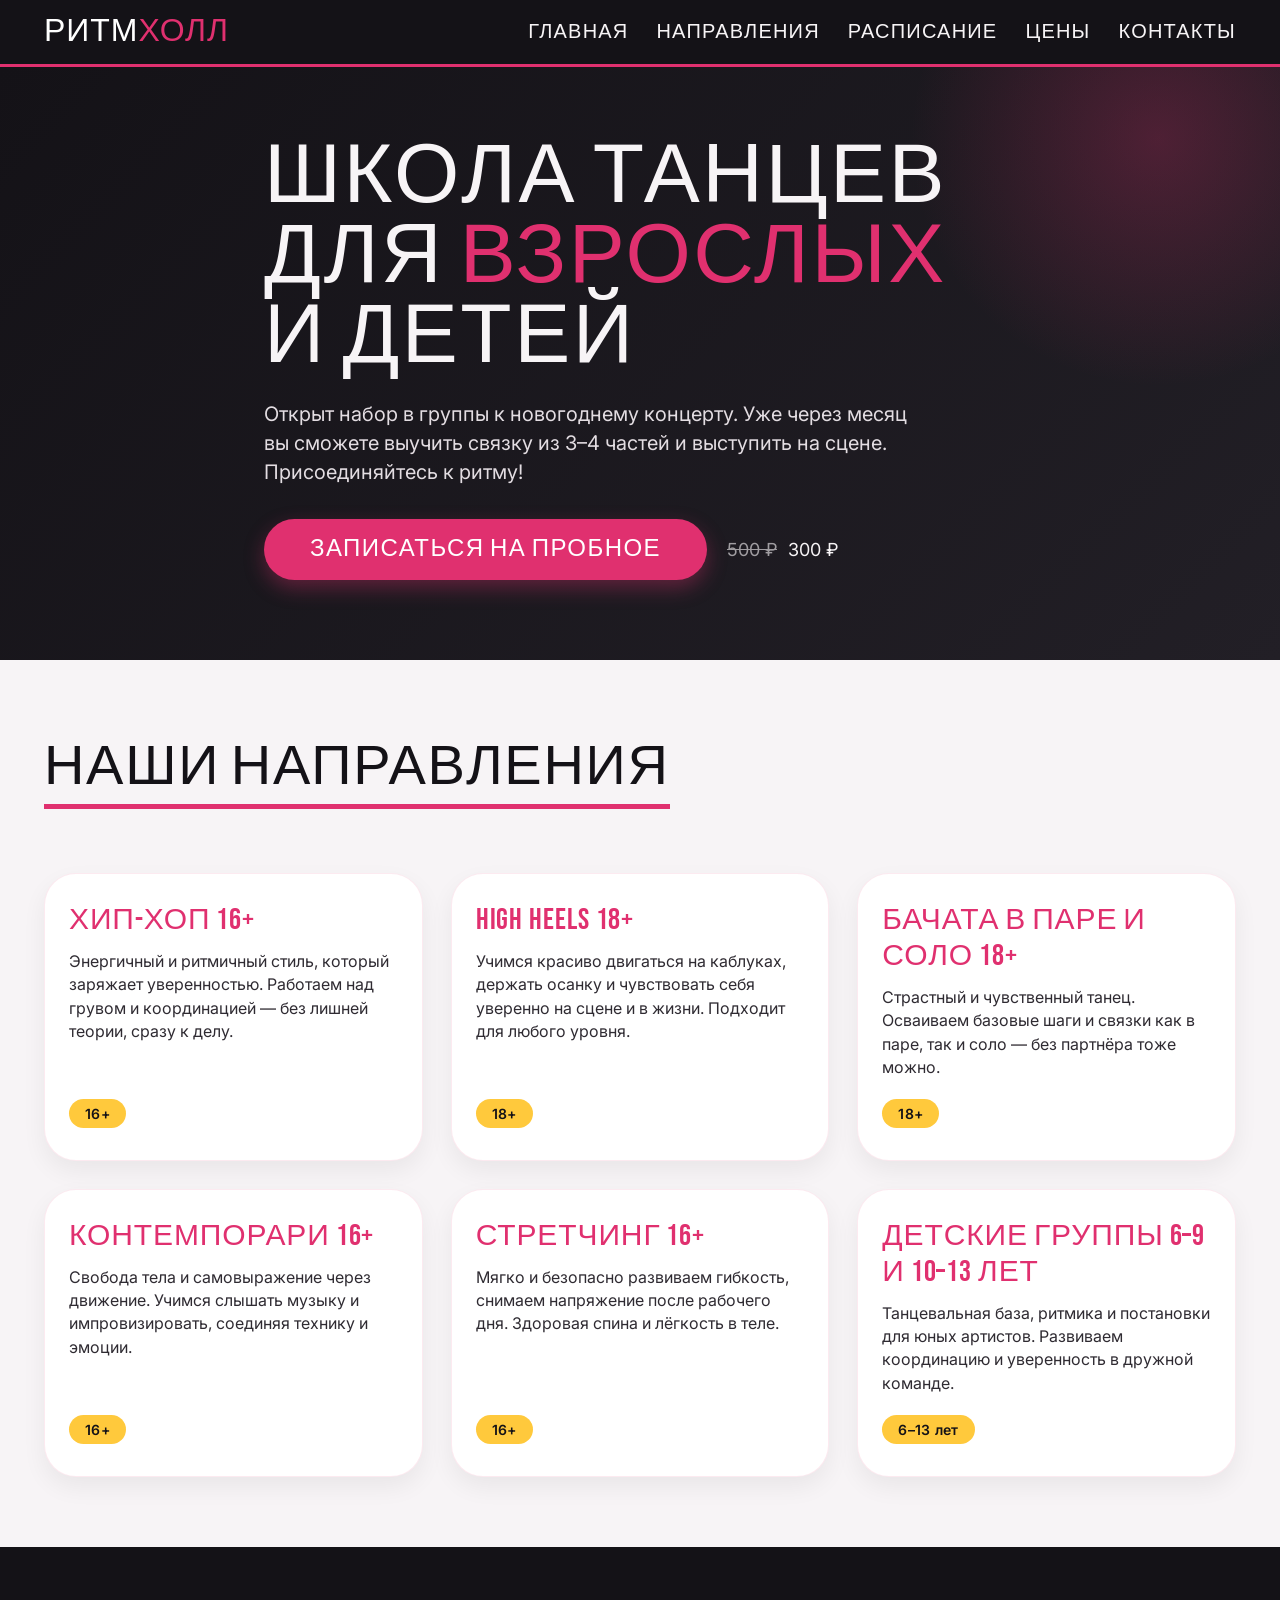
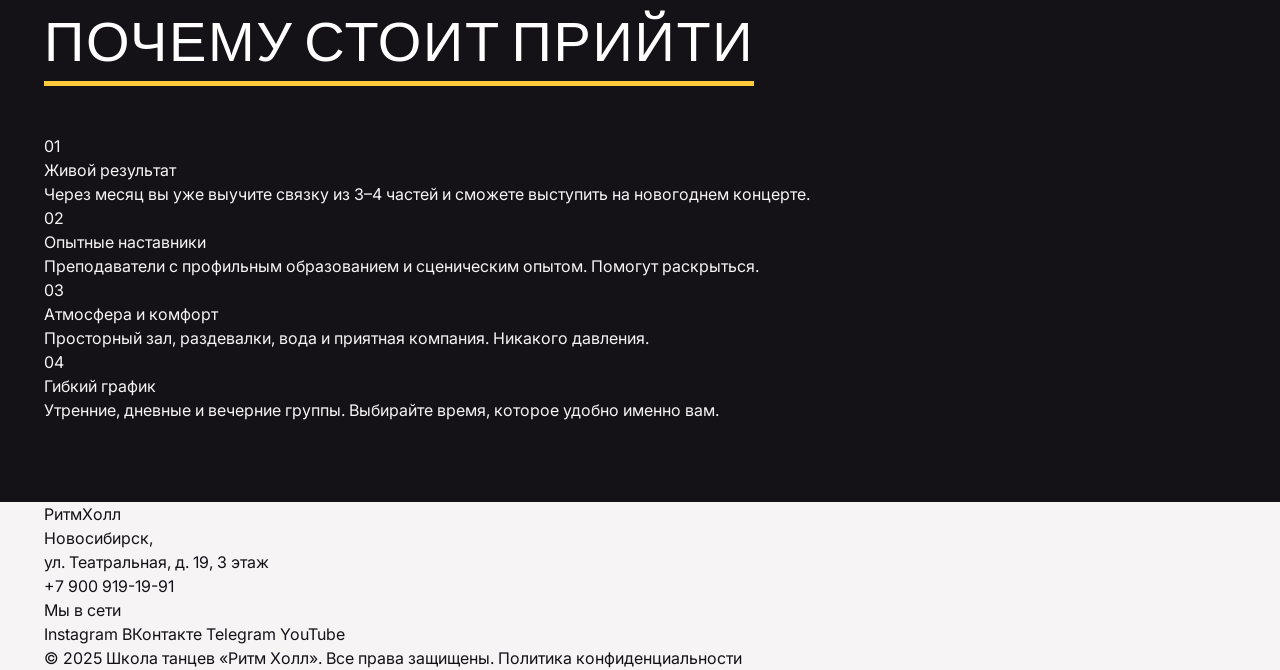
<file: index.html>
<!DOCTYPE html>
<html lang="ru">
<head>
    <!-- Google tag (gtag.js) -->
    <script async src="https://www.googletagmanager.com/gtag/js?id=G-K0RDRQXZ9W"></script>
    <script>
      window.dataLayer = window.dataLayer || [];
      function gtag(){dataLayer.push(arguments);}
      gtag('js', new Date());
      gtag('config', 'G-K0RDRQXZ9W');
    </script>
    <meta charset="UTF-8">
    <meta name="viewport" content="width=device-width, initial-scale=1.0">
    <title>Ритм Холл — школа танцев для взрослых и детей</title>
    <link rel="preconnect" href="https://fonts.googleapis.com">
    <link rel="preconnect" href="https://fonts.gstatic.com" crossorigin>
    <link href="https://fonts.googleapis.com/css2?family=Bebas+Neue&family=Inter:opsz,wght@14..32,300..700&display=swap" rel="stylesheet">
    <link rel="stylesheet" href="css/style.css">
</head>
<body>
    <header class="header">
        <div class="container header-inner">
            <div class="logo">Ритм<span>Холл</span></div>
            <nav>
                <ul class="nav-menu">
                    <li><a href="index.html" class="nav-link">Главная</a></li>
                    <li><a href="styles.html" class="nav-link">Направления</a></li>
                    <li><a href="schedule.html" class="nav-link">Расписание</a></li>
                    <li><a href="prices.html" class="nav-link">Цены</a></li>
                    <li><a href="contacts.html" class="nav-link">Контакты</a></li>
                </ul>
            </nav>
        </div>
    </header>

    <section class="hero">
        <div class="container hero-content">
            <h1>Школа танцев<br> для <span>взрослых</span><br> и детей</h1>
            <p class="hero-subtitle">Открыт набор в группы к новогоднему концерту. Уже через месяц вы сможете выучить связку из 3–4 частей и выступить на сцене. Присоединяйтесь к ритму!</p>
            <div>
                <a href="contacts.html" class="btn">Записаться на пробное</a>
                <span class="btn-price"><s>500 ₽</s> 300 ₽</span>
            </div>
        </div>
    </section>

    <section id="directions" class="directions">
        <div class="container">
            <h2 class="section-title">Наши направления</h2>
            <div class="directions-grid">
                <div class="card"><div class="card-title">Хип-хоп 16+</div><p class="card-desc">Энергичный и ритмичный стиль, который заряжает уверенностью. Работаем над грувом и координацией — без лишней теории, сразу к делу.</p><span class="card-tag">16+</span></div>
                <div class="card"><div class="card-title">High heels 18+</div><p class="card-desc">Учимся красиво двигаться на каблуках, держать осанку и чувствовать себя уверенно на сцене и в жизни. Подходит для любого уровня.</p><span class="card-tag">18+</span></div>
                <div class="card"><div class="card-title">Бачата в паре и соло 18+</div><p class="card-desc">Страстный и чувственный танец. Осваиваем базовые шаги и связки как в паре, так и соло — без партнёра тоже можно.</p><span class="card-tag">18+</span></div>
                <div class="card"><div class="card-title">Контемпорари 16+</div><p class="card-desc">Свобода тела и самовыражение через движение. Учимся слышать музыку и импровизировать, соединяя технику и эмоции.</p><span class="card-tag">16+</span></div>
                <div class="card"><div class="card-title">Стретчинг 16+</div><p class="card-desc">Мягко и безопасно развиваем гибкость, снимаем напряжение после рабочего дня. Здоровая спина и лёгкость в теле.</p><span class="card-tag">16+</span></div>
                <div class="card"><div class="card-title">Детские группы 6–9 и 10–13 лет</div><p class="card-desc">Танцевальная база, ритмика и постановки для юных артистов. Развиваем координацию и уверенность в дружной команде.</p><span class="card-tag">6–13 лет</span></div>
            </div>
        </div>
    </section>

    <section class="advantages">
        <div class="container">
            <h2 class="section-title">Почему стоит прийти</h2>
            <div class="advantages-grid">
                <div class="adv-item"><div class="adv-icon">01</div><div class="adv-title">Живой результат</div><p class="adv-text">Через месяц вы уже выучите связку из 3–4 частей и сможете выступить на новогоднем концерте.</p></div>
                <div class="adv-item"><div class="adv-icon">02</div><div class="adv-title">Опытные наставники</div><p class="adv-text">Преподаватели с профильным образованием и сценическим опытом. Помогут раскрыться.</p></div>
                <div class="adv-item"><div class="adv-icon">03</div><div class="adv-title">Атмосфера и комфорт</div><p class="adv-text">Просторный зал, раздевалки, вода и приятная компания. Никакого давления.</p></div>
                <div class="adv-item"><div class="adv-icon">04</div><div class="adv-title">Гибкий график</div><p class="adv-text">Утренние, дневные и вечерние группы. Выбирайте время, которое удобно именно вам.</p></div>
            </div>
        </div>
    </section>

    <footer class="footer">
        <div class="container">
            <div class="footer-inner">
                <div class="footer-contacts">
                    <div class="logo-footer">Ритм<span>Холл</span></div>
                    <p>Новосибирск,<br> ул. Театральная, д. 19, 3 этаж</p>
                    <p><a href="tel:+79009191991" class="footer-phone">+7 900 919-19-91</a></p>
                </div>
                <div class="footer-social">
                    <div class="footer-title">Мы в сети</div>
                    <div class="social-links">
                        <a href="https://instagram.com" target="_blank">Instagram</a>
                        <a href="https://vk.com" target="_blank">ВКонтакте</a>
                        <a href="https://t.me" target="_blank">Telegram</a>
                        <a href="https://youtube.com" target="_blank">YouTube</a>
                    </div>
                </div>
            </div>
            <div class="footer-policy">
                <span>© 2025 Школа танцев «Ритм Холл». Все права защищены.</span>
                <a href="privacy.html" class="btn-policy">Политика конфиденциальности</a>
            </div>
        </div>
    </footer>

    <script src="js/analytics.js?v=2"></script>
</body>
</html>
</file>
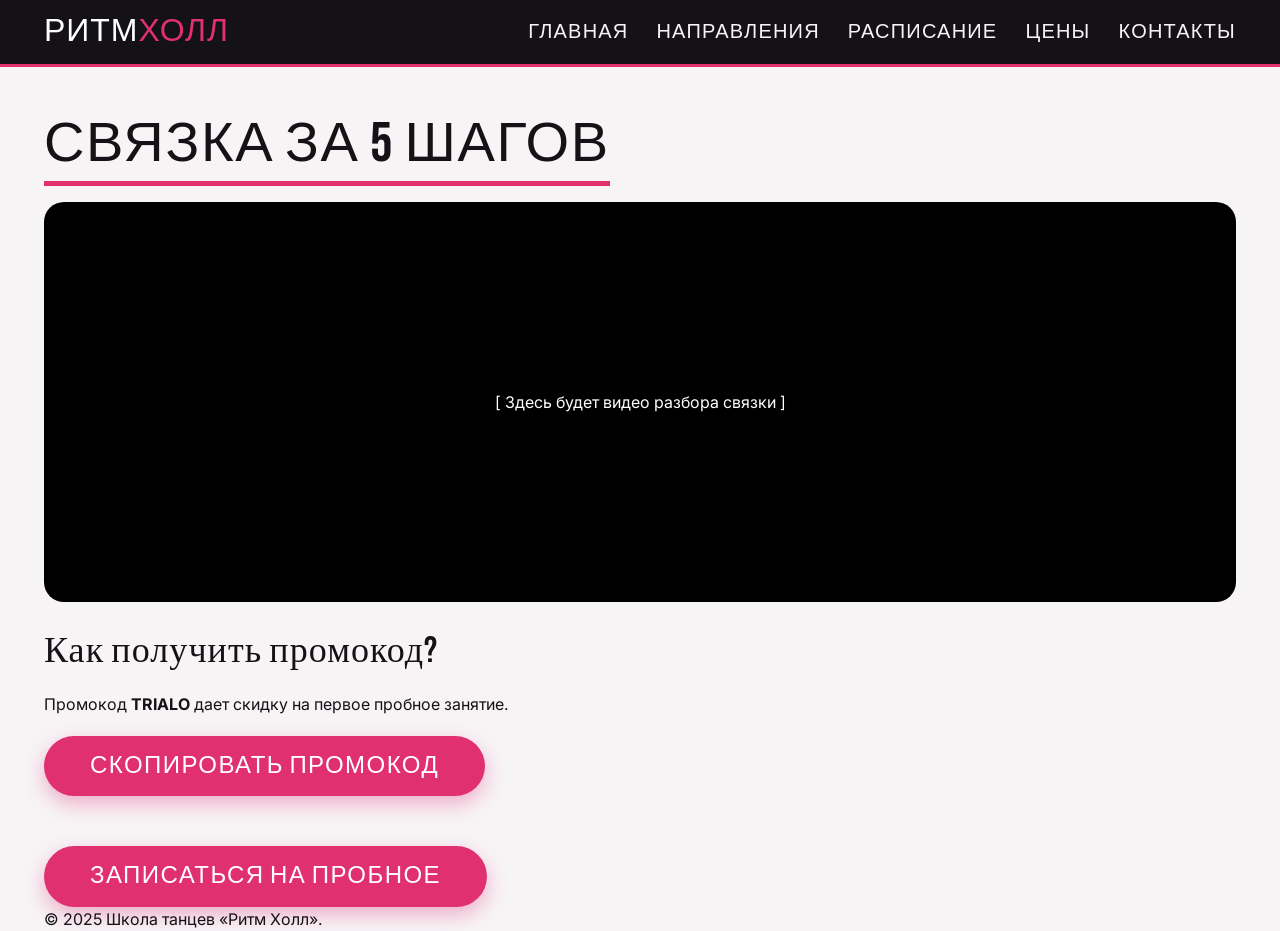
<file: choreo.html>
<!DOCTYPE html>
<html lang="ru">
<head>
    <script async src="https://www.googletagmanager.com/gtag/js?id=G-K0RDRQXZ9W"></script>
    <script>window.dataLayer = window.dataLayer || [];function gtag(){dataLayer.push(arguments);}gtag('js', new Date());gtag('config', 'G-K0RDRQXZ9W');</script>
    <meta charset="UTF-8">
    <meta name="viewport" content="width=device-width, initial-scale=1.0">
    <title>Разбор связки — Ритм Холл</title>
    <link rel="preconnect" href="https://fonts.googleapis.com">
    <link href="https://fonts.googleapis.com/css2?family=Bebas+Neue&family=Inter:wght@300..700&display=swap" rel="stylesheet">
    <link rel="stylesheet" href="css/style.css">
</head>
<body>
    <header class="header">
        <div class="container header-inner">
            <div class="logo">Ритм<span>Холл</span></div>
            <nav><ul class="nav-menu">
                <li><a href="index.html" class="nav-link">Главная</a></li>
                <li><a href="styles.html" class="nav-link">Направления</a></li>
                <li><a href="schedule.html" class="nav-link">Расписание</a></li>
                <li><a href="prices.html" class="nav-link">Цены</a></li>
                <li><a href="contacts.html" class="nav-link">Контакты</a></li>
            </ul></nav>
        </div>
    </header>

    <main class="container" style="padding-top: 50px;">
        <h1 class="section-title">Связка за 5 шагов</h1>
        <div style="background: #000; width: 100%; height: 400px; display: flex; align-items: center; justify-content: center; color: white; border-radius: 20px; margin-bottom: 30px;">
            <p>[ Здесь будет видео разбора связки ]</p>
        </div>
        
        <h2 style="font-family: 'Bebas Neue'; font-size: 36px; margin-bottom: 20px;">Как получить промокод?</h2>
        <p style="margin-bottom: 20px;">Промокод <b>TRIALO</b> дает скидку на первое пробное занятие.</p>
        <button class="btn" onclick="alert('Промокод скопирован!')">Скопировать промокод</button>
        
        <div style="margin-top: 50px;">
            <a href="contacts.html" class="btn" style="font-size: 24px;">Записаться на пробное</a>
        </div>
    </main>

    <footer class="footer">
        <div class="container"><div class="footer-policy" style="justify-content: center; border: none; margin-top: 0;"><span>© 2025 Школа танцев «Ритм Холл».</span></div></div>
    </footer>
    <script src="js/analytics.js?v=2"></script>
</body>
</html>
</file>
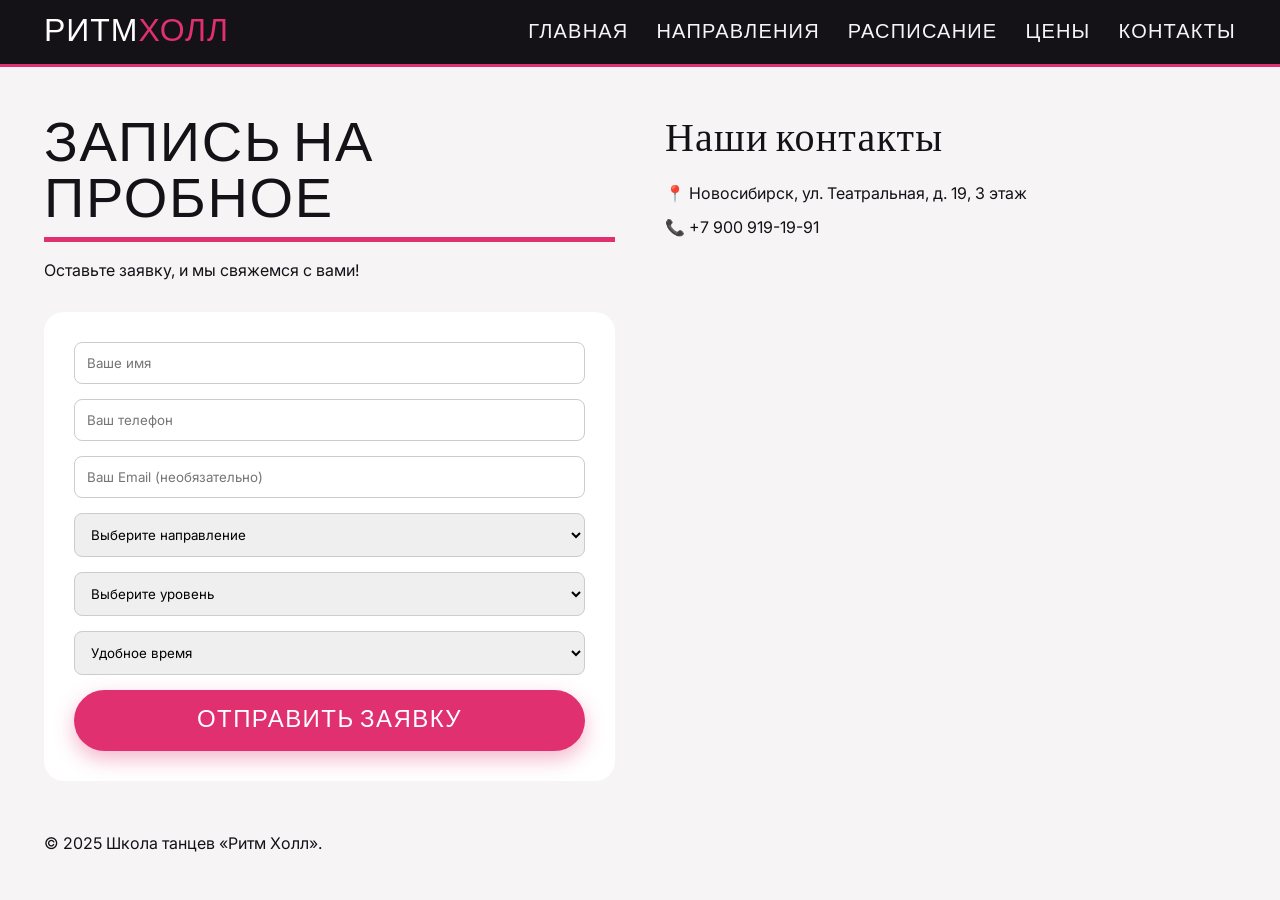
<file: contacts.html>
<!DOCTYPE html>
<html lang="ru">
<head>
    <script async src="https://www.googletagmanager.com/gtag/js?id=G-K0RDRQXZ9W"></script>
    <script>window.dataLayer = window.dataLayer || [];function gtag(){dataLayer.push(arguments);}gtag('js', new Date());gtag('config', 'G-K0RDRQXZ9W');</script>
    <meta charset="UTF-8">
    <meta name="viewport" content="width=device-width, initial-scale=1.0">
    <title>Контакты — Ритм Холл</title>
    <link rel="preconnect" href="https://fonts.googleapis.com">
    <link href="https://fonts.googleapis.com/css2?family=Bebas+Neue&family=Inter:wght@300..700&display=swap" rel="stylesheet">
    <link rel="stylesheet" href="css/style.css">
    <style>
        .contact-form { background: white; padding: 30px; border-radius: 20px; max-width: 600px; margin-top: 30px; }
        .contact-form input, .contact-form select { width: 100%; padding: 12px; margin-bottom: 15px; border: 1px solid #ccc; border-radius: 8px; font-family: 'Inter'; }
    </style>
</head>
<body>
    <header class="header">
        <div class="container header-inner">
            <div class="logo">Ритм<span>Холл</span></div>
            <nav><ul class="nav-menu">
                <li><a href="index.html" class="nav-link">Главная</a></li>
                <li><a href="styles.html" class="nav-link">Направления</a></li>
                <li><a href="schedule.html" class="nav-link">Расписание</a></li>
                <li><a href="prices.html" class="nav-link">Цены</a></li>
                <li><a href="contacts.html" class="nav-link">Контакты</a></li>
            </ul></nav>
        </div>
    </header>

    <main class="container" style="padding-top: 50px; display: flex; gap: 50px; flex-wrap: wrap;">
        <div style="flex: 1;">
            <h1 class="section-title">Запись на пробное</h1>
            <p>Оставьте заявку, и мы свяжемся с вами!</p>
            <div class="contact-form">
                <form id="lead-form" action="https://script.google.com/macros/s/AKfycbwcm74CEO9sZv2tB-UB1_SWSqUaeHoUB5foqnO8CB0KsJIvT4SMsSbcna-DcR3iE2df/exec" method="POST" target="submission-frame">
                    <input type="hidden" name="request_id" id="request_id" value="">
                    <input type="hidden" name="utm_source" id="utm_source" value="">
                    <input type="hidden" name="utm_medium" id="utm_medium" value="">
                    <input type="hidden" name="utm_campaign" id="utm_campaign" value="">
                    <input type="hidden" name="utm_content" id="utm_content" value="">

                    <input type="text" name="name" placeholder="Ваше имя" required maxlength="60">
                    <input type="tel" name="phone" placeholder="Ваш телефон" required maxlength="20">
                    <input type="email" name="email" placeholder="Ваш Email (необязательно)">
                    
                    <select name="dance_style" required>
                        <option value="">Выберите направление</option>
                        <option value="hiphop">Хип-хоп</option>
                        <option value="heels">High heels</option>
                        <option value="bachata">Бачата</option>
                        <option value="contemporary">Контемпорари</option>
                        <option value="stretching">Стретчинг</option>
                        <option value="kids">Детские группы</option>
                    </select>
                    
                    <select name="level" required>
                        <option value="">Выберите уровень</option>
                        <option value="zero">С нуля</option>
                        <option value="base">Базовый</option>
                        <option value="advanced">Продолжающий</option>
                    </select>

                    <select name="preferred_time" required>
                        <option value="">Удобное время</option>
                        <option value="weekday_evening">Будни вечером</option>
                        <option value="weekend">Выходные</option>
                    </select>
                    
                    <button type="submit" class="btn" style="width: 100%;">Отправить заявку</button>
                </form>
            </div>
        </div>
        <div style="flex: 1;">
            <h2 style="font-family: 'Bebas Neue'; font-size: 40px; margin-bottom: 20px;">Наши контакты</h2>
            <p style="margin-bottom: 10px;">📍 Новосибирск, ул. Театральная, д. 19, 3 этаж</p>
            <p style="margin-bottom: 10px;">📞 <a href="tel:+79009191991">+7 900 919-19-91</a></p>
        </div>
    </main>

    <footer class="footer" style="margin-top: 50px;">
        <div class="container"><div class="footer-policy" style="justify-content: center; border: none; margin-top: 0;"><span>© 2025 Школа танцев «Ритм Холл».</span></div></div>
    </footer>

    <iframe name="submission-frame" hidden title="Ответ сервера"></iframe>
    
    <!-- ВОТ ЗДЕСЬ МАГИЯ ?v=2 -->
    <script src="js/analytics.js?v=2"></script>
</body>
</html>
</file>
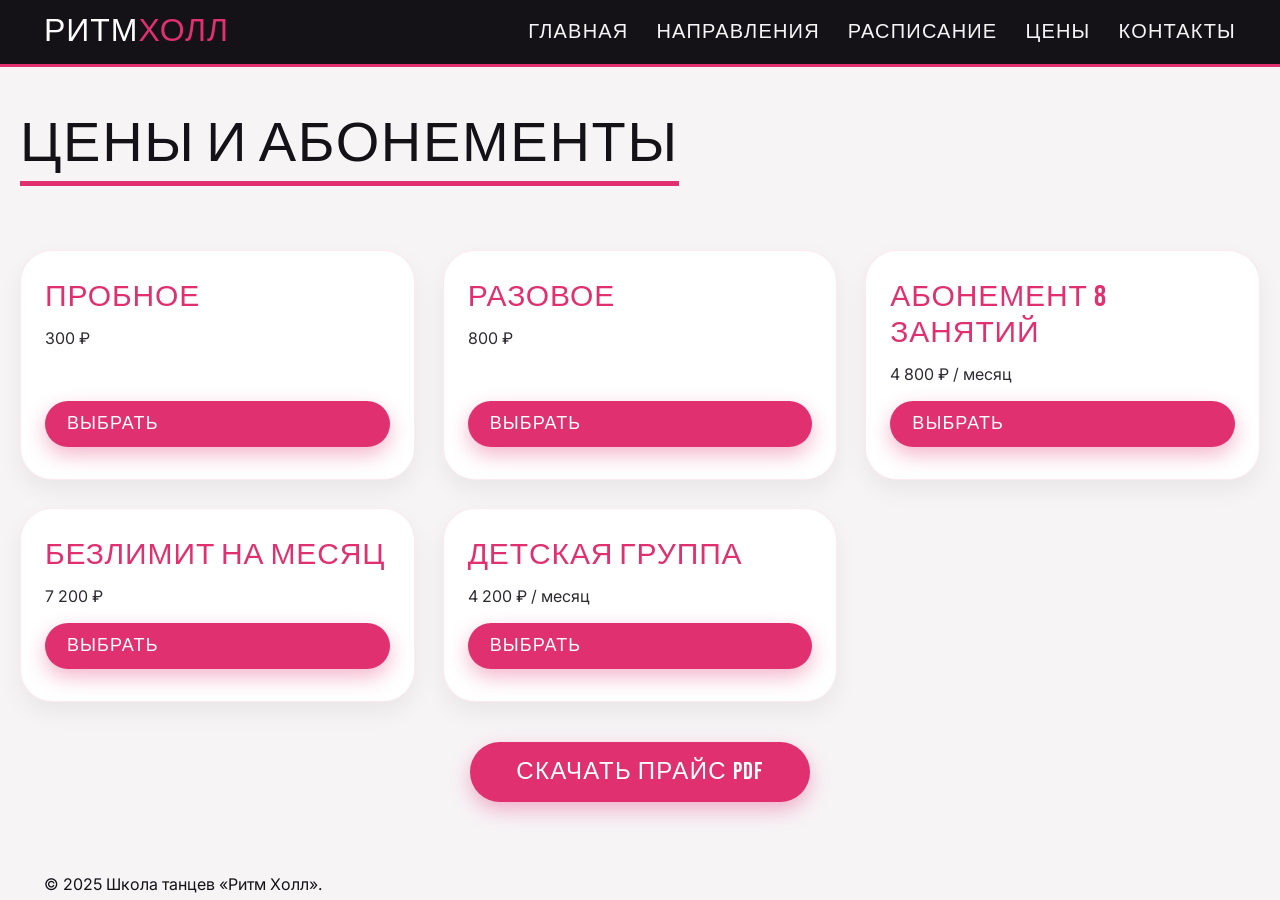
<file: prices.html>
<!DOCTYPE html>
<html lang="ru">
<head>
    <script async src="https://www.googletagmanager.com/gtag/js?id=G-K0RDRQXZ9W"></script>
    <script>window.dataLayer = window.dataLayer || [];function gtag(){dataLayer.push(arguments);}gtag('js', new Date());gtag('config', 'G-K0RDRQXZ9W');</script>
    <meta charset="UTF-8">
    <meta name="viewport" content="width=device-width, initial-scale=1.0">
    <title>Цены — Ритм Холл</title>
    <link rel="preconnect" href="https://fonts.googleapis.com">
    <link href="https://fonts.googleapis.com/css2?family=Bebas+Neue&family=Inter:wght@300..700&display=swap" rel="stylesheet">
    <link rel="stylesheet" href="css/style.css">
</head>
<body>
    <header class="header">
        <div class="container header-inner">
            <div class="logo">Ритм<span>Холл</span></div>
            <nav><ul class="nav-menu">
                <li><a href="index.html" class="nav-link">Главная</a></li>
                <li><a href="styles.html" class="nav-link">Направления</a></li>
                <li><a href="schedule.html" class="nav-link">Расписание</a></li>
                <li><a href="prices.html" class="nav-link">Цены</a></li>
                <li><a href="contacts.html" class="nav-link">Контакты</a></li>
            </ul></nav>
        </div>
    </header>

    <main class="directions container" style="padding-top: 50px;">
        <h1 class="section-title">Цены и абонементы</h1>
        <div class="directions-grid">
            <div class="card"><div class="card-title">Пробное</div><p class="card-desc">300 ₽</p><a href="contacts.html" class="btn" style="margin-top: 15px; font-size: 18px; padding: 10px 20px;">Выбрать</a></div>
            <div class="card"><div class="card-title">Разовое</div><p class="card-desc">800 ₽</p><a href="contacts.html" class="btn" style="margin-top: 15px; font-size: 18px; padding: 10px 20px;">Выбрать</a></div>
            <div class="card"><div class="card-title">Абонемент 8 занятий</div><p class="card-desc">4 800 ₽ / месяц</p><a href="contacts.html" class="btn" style="margin-top: 15px; font-size: 18px; padding: 10px 20px;">Выбрать</a></div>
            <div class="card"><div class="card-title">Безлимит на месяц</div><p class="card-desc">7 200 ₽</p><a href="contacts.html" class="btn" style="margin-top: 15px; font-size: 18px; padding: 10px 20px;">Выбрать</a></div>
            <div class="card"><div class="card-title">Детская группа</div><p class="card-desc">4 200 ₽ / месяц</p><a href="contacts.html" class="btn" style="margin-top: 15px; font-size: 18px; padding: 10px 20px;">Выбрать</a></div>
        </div>
        <div style="text-align: center; margin-top: 40px;">
            <a href="#" class="btn" download>Скачать прайс PDF</a>
        </div>
    </main>

    <footer class="footer">
        <div class="container"><div class="footer-policy" style="justify-content: center; border: none; margin-top: 0;"><span>© 2025 Школа танцев «Ритм Холл».</span></div></div>
    </footer>
    <script src="js/analytics.js?v=2"></script>
</body>
</html>
</file>
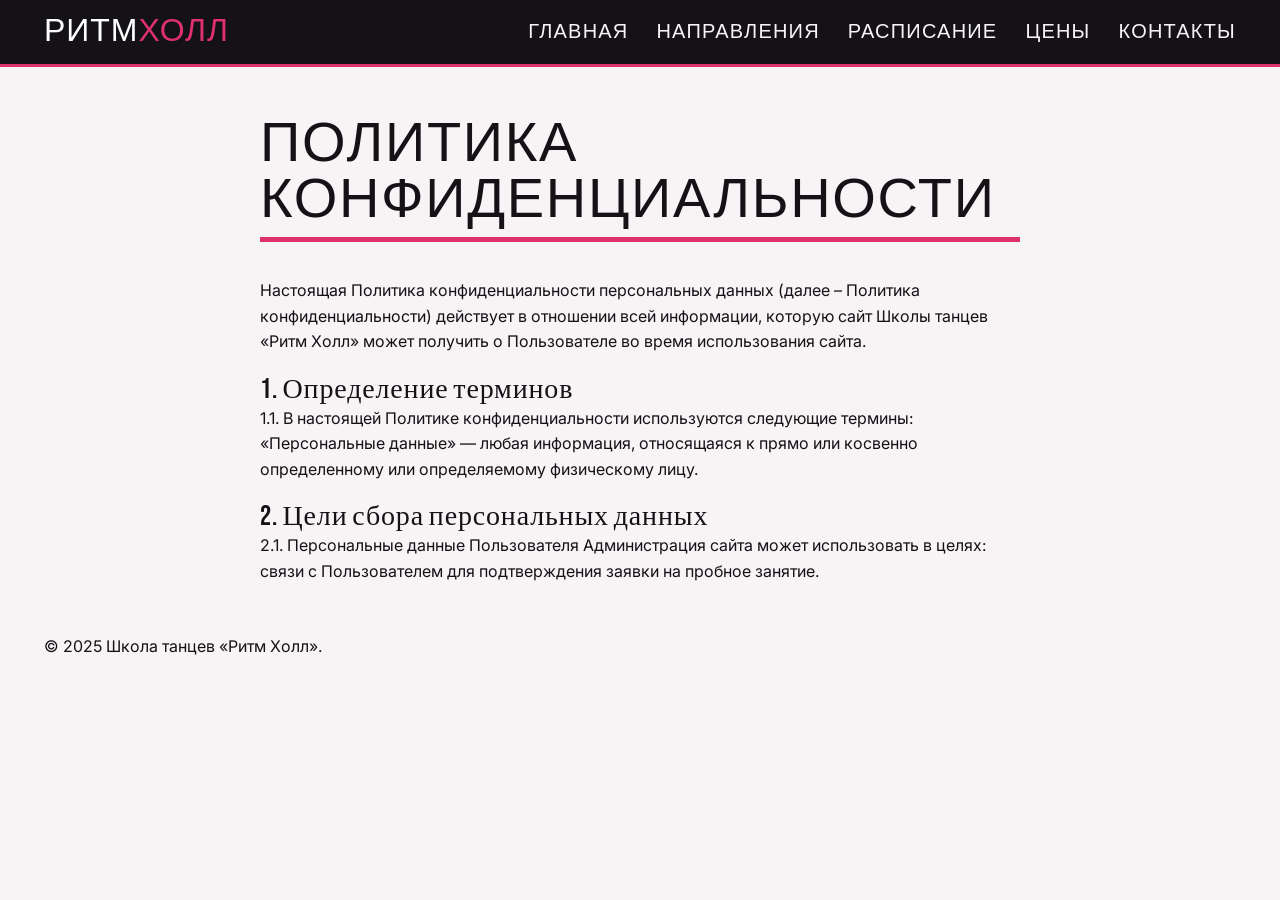
<file: privacy.html>
<!DOCTYPE html>
<html lang="ru">
<head>
    <script async src="https://www.googletagmanager.com/gtag/js?id=G-K0RDRQXZ9W"></script>
    <script>window.dataLayer = window.dataLayer || [];function gtag(){dataLayer.push(arguments);}gtag('js', new Date());gtag('config', 'G-K0RDRQXZ9W');</script>
    <meta charset="UTF-8">
    <meta name="viewport" content="width=device-width, initial-scale=1.0">
    <title>Политика конфиденциальности — Ритм Холл</title>
    <link rel="preconnect" href="https://fonts.googleapis.com">
    <link href="https://fonts.googleapis.com/css2?family=Bebas+Neue&family=Inter:wght@300..700&display=swap" rel="stylesheet">
    <link rel="stylesheet" href="css/style.css">
</head>
<body>
    <header class="header">
        <div class="container header-inner">
            <div class="logo">Ритм<span>Холл</span></div>
            <nav><ul class="nav-menu">
                <li><a href="index.html" class="nav-link">Главная</a></li>
                <li><a href="styles.html" class="nav-link">Направления</a></li>
                <li><a href="schedule.html" class="nav-link">Расписание</a></li>
                <li><a href="prices.html" class="nav-link">Цены</a></li>
                <li><a href="contacts.html" class="nav-link">Контакты</a></li>
            </ul></nav>
        </div>
    </header>

    <main class="container" style="padding: 50px 20px; max-width: 800px;">
        <h1 class="section-title">Политика конфиденциальности</h1>
        <p style="margin-top: 20px; line-height: 1.6;">Настоящая Политика конфиденциальности персональных данных (далее – Политика конфиденциальности) действует в отношении всей информации, которую сайт Школы танцев «Ритм Холл» может получить о Пользователе во время использования сайта.</p>
        <h3 style="margin-top: 20px; font-family: 'Bebas Neue'; font-size: 28px;">1. Определение терминов</h3>
        <p style="line-height: 1.6;">1.1. В настоящей Политике конфиденциальности используются следующие термины: «Персональные данные» — любая информация, относящаяся к прямо или косвенно определенному или определяемому физическому лицу.</p>
        <h3 style="margin-top: 20px; font-family: 'Bebas Neue'; font-size: 28px;">2. Цели сбора персональных данных</h3>
        <p style="line-height: 1.6;">2.1. Персональные данные Пользователя Администрация сайта может использовать в целях: связи с Пользователем для подтверждения заявки на пробное занятие.</p>
    </main>

    <footer class="footer">
        <div class="container"><div class="footer-policy" style="justify-content: center; border: none; margin-top: 0;"><span>© 2025 Школа танцев «Ритм Холл».</span></div></div>
    </footer>
    <script src="js/analytics.js?v=2"></script>
</body>
</html>
</file>
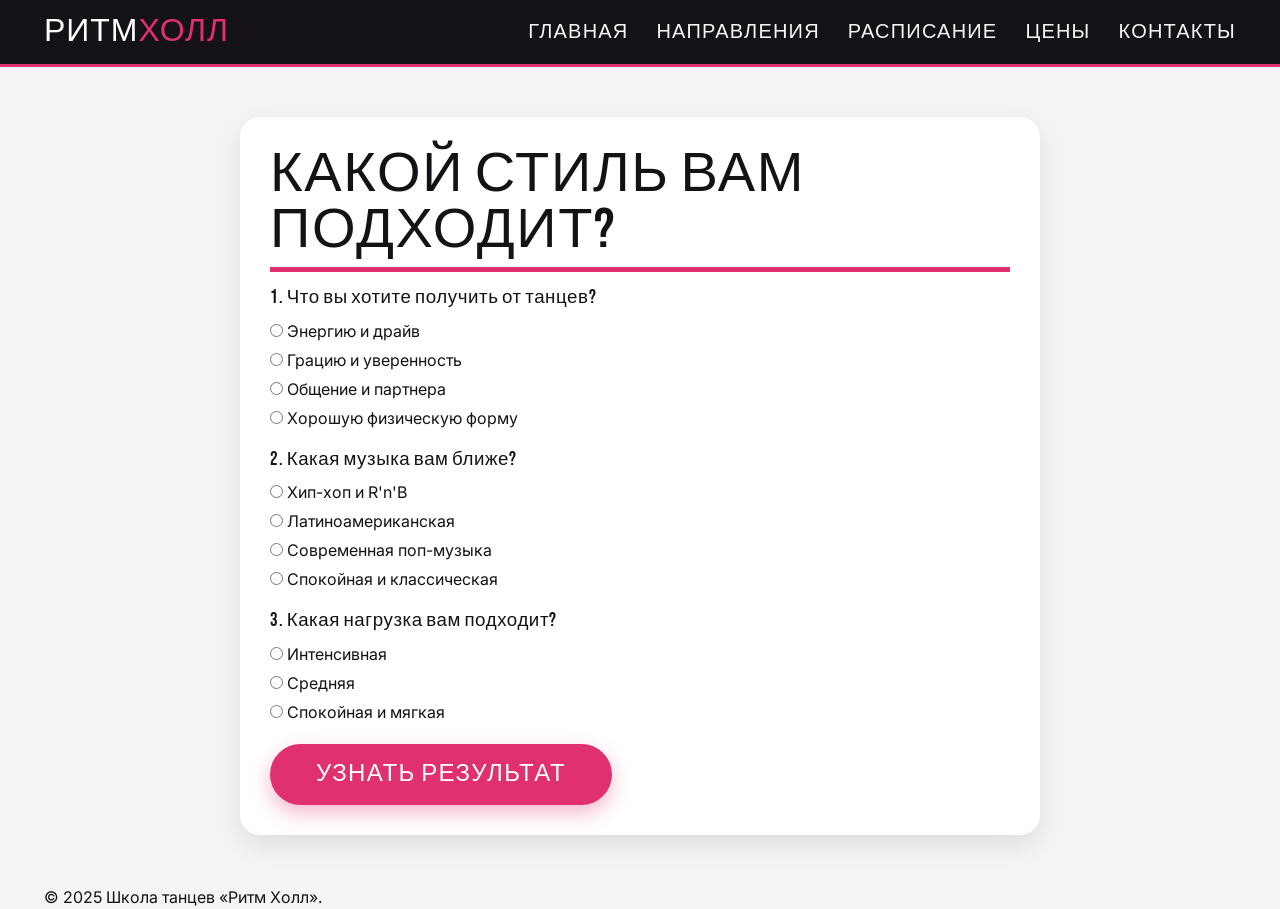
<file: quiz.html>
<!DOCTYPE html>
<html lang="ru">
<head>
    <script async src="https://www.googletagmanager.com/gtag/js?id=G-K0RDRQXZ9W"></script>
    <script>window.dataLayer = window.dataLayer || [];function gtag(){dataLayer.push(arguments);}gtag('js', new Date());gtag('config', 'G-K0RDRQXZ9W');</script>
    <meta charset="UTF-8">
    <meta name="viewport" content="width=device-width, initial-scale=1.0">
    <title>Тест — Ритм Холл</title>
    <link rel="preconnect" href="https://fonts.googleapis.com">
    <link href="https://fonts.googleapis.com/css2?family=Bebas+Neue&family=Inter:wght@300..700&display=swap" rel="stylesheet">
    <link rel="stylesheet" href="css/style.css">
    <style>
        .quiz-container { max-width: 800px; margin: 50px auto; padding: 30px; background: white; border-radius: 20px; box-shadow: 0 10px 30px rgba(0,0,0,0.1); }
        .question { margin-bottom: 20px; }
        .question h3 { margin-bottom: 10px; }
        .question label { display: block; margin-bottom: 5px; cursor: pointer; }
    </style>
</head>
<body>
    <header class="header">
        <div class="container header-inner">
            <div class="logo">Ритм<span>Холл</span></div>
            <nav><ul class="nav-menu">
                <li><a href="index.html" class="nav-link">Главная</a></li>
                <li><a href="styles.html" class="nav-link">Направления</a></li>
                <li><a href="schedule.html" class="nav-link">Расписание</a></li>
                <li><a href="prices.html" class="nav-link">Цены</a></li>
                <li><a href="contacts.html" class="nav-link">Контакты</a></li>
            </ul></nav>
        </div>
    </header>

    <main>
        <div class="container">
            <div class="quiz-container">
                <h2 class="section-title">Какой стиль вам подходит?</h2>
                <form id="quiz-form">
                    <div class="question">
                        <h3>1. Что вы хотите получить от танцев?</h3>
                        <label><input type="radio" name="q1" value="energy"> Энергию и драйв</label>
                        <label><input type="radio" name="q1" value="grace"> Грацию и уверенность</label>
                        <label><input type="radio" name="q1" value="social"> Общение и партнера</label>
                        <label><input type="radio" name="q1" value="form"> Хорошую физическую форму</label>
                    </div>
                    <div class="question">
                        <h3>2. Какая музыка вам ближе?</h3>
                        <label><input type="radio" name="q2" value="hiphop"> Хип-хоп и R'n'B</label>
                        <label><input type="radio" name="q2" value="latina"> Латиноамериканская</label>
                        <label><input type="radio" name="q2" value="pop"> Современная поп-музыка</label>
                        <label><input type="radio" name="q2" value="classic"> Спокойная и классическая</label>
                    </div>
                    <div class="question">
                        <h3>3. Какая нагрузка вам подходит?</h3>
                        <label><input type="radio" name="q3" value="high"> Интенсивная</label>
                        <label><input type="radio" name="q3" value="medium"> Средняя</label>
                        <label><input type="radio" name="q3" value="low"> Спокойная и мягкая</label>
                    </div>
                    <button type="button" class="btn" onclick="showResult()">Узнать результат</button>
                </form>
                <div id="result" style="display:none; margin-top: 20px; padding: 20px; background: var(--light); border-radius: 10px;">
                    <h3>Ваше направление: <span style="color: var(--crimson);">Хип-хоп</span></h3>
                    <p>Приходите на пробное занятие!</p>
                    <a href="contacts.html" class="btn" style="margin-top: 10px;">Записаться</a>
                </div>
            </div>
        </div>
    </main>

    <footer class="footer">
        <div class="container"><div class="footer-policy" style="justify-content: center; border: none; margin-top: 0;"><span>© 2025 Школа танцев «Ритм Холл».</span></div></div>
    </footer>

    <script>
        function showResult() {
            document.getElementById('quiz-form').style.display = 'none';
            document.getElementById('result').style.display = 'block';
        }
    </script>
    <script src="js/analytics.js?v=2"></script>
</body>
</html>
</file>
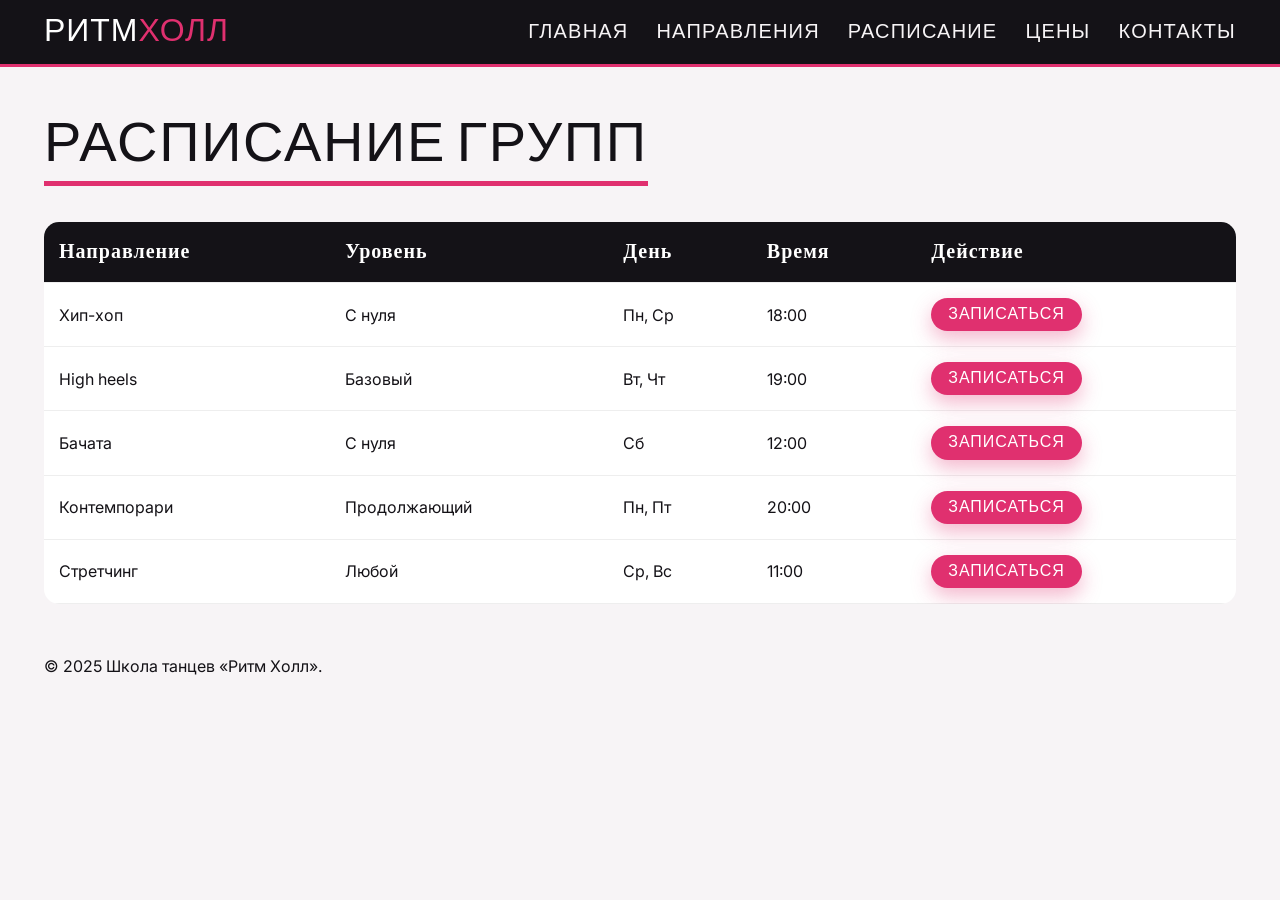
<file: schedule.html>
<!DOCTYPE html>
<html lang="ru">
<head>
    <script async src="https://www.googletagmanager.com/gtag/js?id=G-K0RDRQXZ9W"></script>
    <script>window.dataLayer = window.dataLayer || [];function gtag(){dataLayer.push(arguments);}gtag('js', new Date());gtag('config', 'G-K0RDRQXZ9W');</script>
    <meta charset="UTF-8">
    <meta name="viewport" content="width=device-width, initial-scale=1.0">
    <title>Расписание — Ритм Холл</title>
    <link rel="preconnect" href="https://fonts.googleapis.com">
    <link href="https://fonts.googleapis.com/css2?family=Bebas+Neue&family=Inter:wght@300..700&display=swap" rel="stylesheet">
    <link rel="stylesheet" href="css/style.css">
    <style>
        table { width: 100%; border-collapse: collapse; margin-top: 20px; background: white; border-radius: 15px; overflow: hidden; }
        th, td { padding: 15px; text-align: left; border-bottom: 1px solid #eee; }
        th { background: var(--black); color: white; font-family: 'Bebas Neue'; font-size: 20px; letter-spacing: 0.05em;}
    </style>
</head>
<body>
    <header class="header">
        <div class="container header-inner">
            <div class="logo">Ритм<span>Холл</span></div>
            <nav><ul class="nav-menu">
                <li><a href="index.html" class="nav-link">Главная</a></li>
                <li><a href="styles.html" class="nav-link">Направления</a></li>
                <li><a href="schedule.html" class="nav-link">Расписание</a></li>
                <li><a href="prices.html" class="nav-link">Цены</a></li>
                <li><a href="contacts.html" class="nav-link">Контакты</a></li>
            </ul></nav>
        </div>
    </header>

    <main class="container" style="padding-top: 50px; padding-bottom: 50px;">
        <h1 class="section-title">Расписание групп</h1>
        <table>
            <thead>
                <tr><th>Направление</th><th>Уровень</th><th>День</th><th>Время</th><th>Действие</th></tr>
            </thead>
            <tbody>
                <tr><td>Хип-хоп</td><td>С нуля</td><td>Пн, Ср</td><td>18:00</td><td><a href="contacts.html" class="btn" style="padding: 5px 15px; font-size: 16px;">Записаться</a></td></tr>
                <tr><td>High heels</td><td>Базовый</td><td>Вт, Чт</td><td>19:00</td><td><a href="contacts.html" class="btn" style="padding: 5px 15px; font-size: 16px;">Записаться</a></td></tr>
                <tr><td>Бачата</td><td>С нуля</td><td>Сб</td><td>12:00</td><td><a href="contacts.html" class="btn" style="padding: 5px 15px; font-size: 16px;">Записаться</a></td></tr>
                <tr><td>Контемпорари</td><td>Продолжающий</td><td>Пн, Пт</td><td>20:00</td><td><a href="contacts.html" class="btn" style="padding: 5px 15px; font-size: 16px;">Записаться</a></td></tr>
                <tr><td>Стретчинг</td><td>Любой</td><td>Ср, Вс</td><td>11:00</td><td><a href="contacts.html" class="btn" style="padding: 5px 15px; font-size: 16px;">Записаться</a></td></tr>
            </tbody>
        </table>
    </main>

    <footer class="footer">
        <div class="container"><div class="footer-policy" style="justify-content: center; border: none; margin-top: 0;"><span>© 2025 Школа танцев «Ритм Холл».</span></div></div>
    </footer>
    <script src="js/analytics.js?v=2"></script>
</body>
</html>
</file>
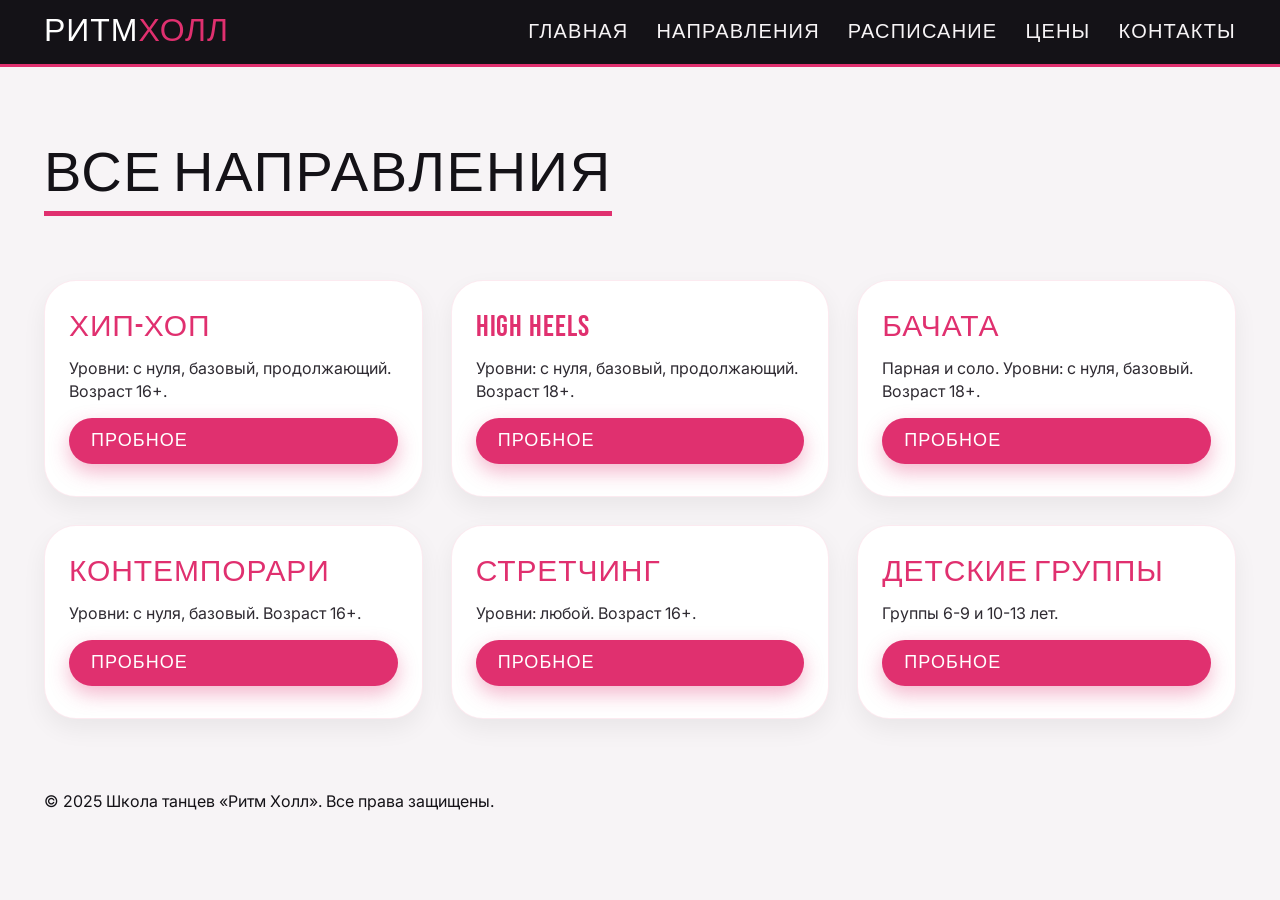
<file: styles.html>
<!DOCTYPE html>
<html lang="ru">
<head>
    <script async src="https://www.googletagmanager.com/gtag/js?id=G-K0RDRQXZ9W"></script>
    <script>window.dataLayer = window.dataLayer || [];function gtag(){dataLayer.push(arguments);}gtag('js', new Date());gtag('config', 'G-K0RDRQXZ9W');</script>
    <meta charset="UTF-8">
    <meta name="viewport" content="width=device-width, initial-scale=1.0">
    <title>Направления — Ритм Холл</title>
    <link rel="preconnect" href="https://fonts.googleapis.com">
    <link rel="preconnect" href="https://fonts.gstatic.com" crossorigin>
    <link href="https://fonts.googleapis.com/css2?family=Bebas+Neue&family=Inter:opsz,wght@14..32,300..700&display=swap" rel="stylesheet">
    <link rel="stylesheet" href="css/style.css">
</head>
<body>
    <header class="header">
        <div class="container header-inner">
            <div class="logo">Ритм<span>Холл</span></div>
            <nav><ul class="nav-menu">
                <li><a href="index.html" class="nav-link">Главная</a></li>
                <li><a href="styles.html" class="nav-link">Направления</a></li>
                <li><a href="schedule.html" class="nav-link">Расписание</a></li>
                <li><a href="prices.html" class="nav-link">Цены</a></li>
                <li><a href="contacts.html" class="nav-link">Контакты</a></li>
            </ul></nav>
        </div>
    </header>

    <main class="directions">
        <div class="container">
            <h1 class="section-title">Все направления</h1>
            <div class="directions-grid">
                <div class="card"><div class="card-title">Хип-хоп</div><p class="card-desc">Уровни: с нуля, базовый, продолжающий. Возраст 16+.</p><a href="contacts.html" class="btn" style="margin-top: 15px; font-size: 18px; padding: 10px 20px;">Пробное</a></div>
                <div class="card"><div class="card-title">High heels</div><p class="card-desc">Уровни: с нуля, базовый, продолжающий. Возраст 18+.</p><a href="contacts.html" class="btn" style="margin-top: 15px; font-size: 18px; padding: 10px 20px;">Пробное</a></div>
                <div class="card"><div class="card-title">Бачата</div><p class="card-desc">Парная и соло. Уровни: с нуля, базовый. Возраст 18+.</p><a href="contacts.html" class="btn" style="margin-top: 15px; font-size: 18px; padding: 10px 20px;">Пробное</a></div>
                <div class="card"><div class="card-title">Контемпорари</div><p class="card-desc">Уровни: с нуля, базовый. Возраст 16+.</p><a href="contacts.html" class="btn" style="margin-top: 15px; font-size: 18px; padding: 10px 20px;">Пробное</a></div>
                <div class="card"><div class="card-title">Стретчинг</div><p class="card-desc">Уровни: любой. Возраст 16+.</p><a href="contacts.html" class="btn" style="margin-top: 15px; font-size: 18px; padding: 10px 20px;">Пробное</a></div>
                <div class="card"><div class="card-title">Детские группы</div><p class="card-desc">Группы 6-9 и 10-13 лет.</p><a href="contacts.html" class="btn" style="margin-top: 15px; font-size: 18px; padding: 10px 20px;">Пробное</a></div>
            </div>
        </div>
    </main>

    <footer class="footer">
        <div class="container">
            <div class="footer-policy" style="justify-content: center; border: none; margin-top: 0;">
                <span>© 2025 Школа танцев «Ритм Холл». Все права защищены.</span>
            </div>
        </div>
    </footer>
    <script src="js/analytics.js?v=2"></script>
</body>
</html>
</file>
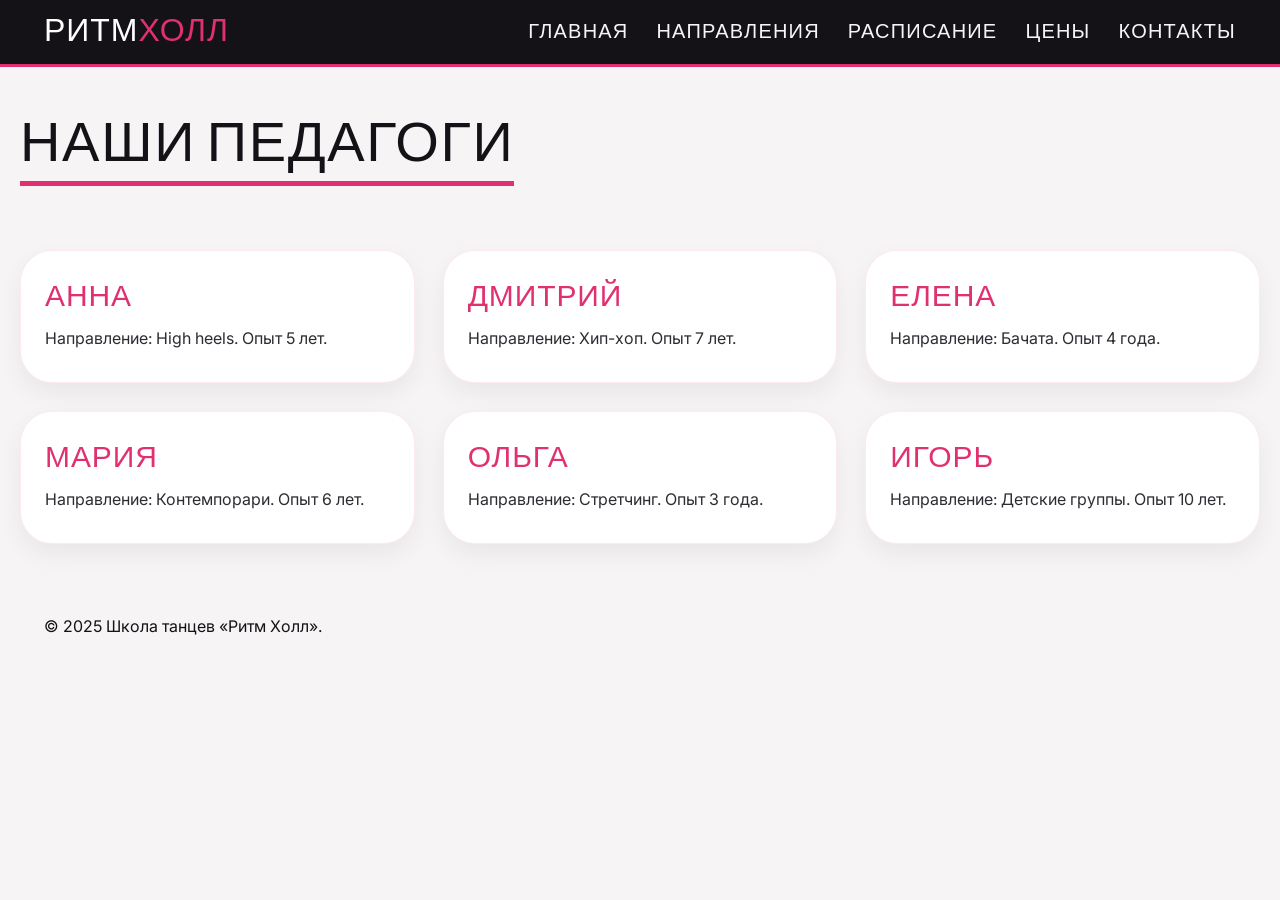
<file: teachers.html>
<!DOCTYPE html>
<html lang="ru">
<head>
    <script async src="https://www.googletagmanager.com/gtag/js?id=G-K0RDRQXZ9W"></script>
    <script>window.dataLayer = window.dataLayer || [];function gtag(){dataLayer.push(arguments);}gtag('js', new Date());gtag('config', 'G-K0RDRQXZ9W');</script>
    <meta charset="UTF-8">
    <meta name="viewport" content="width=device-width, initial-scale=1.0">
    <title>Педагоги — Ритм Холл</title>
    <link rel="preconnect" href="https://fonts.googleapis.com">
    <link href="https://fonts.googleapis.com/css2?family=Bebas+Neue&family=Inter:wght@300..700&display=swap" rel="stylesheet">
    <link rel="stylesheet" href="css/style.css">
</head>
<body>
    <header class="header">
        <div class="container header-inner">
            <div class="logo">Ритм<span>Холл</span></div>
            <nav><ul class="nav-menu">
                <li><a href="index.html" class="nav-link">Главная</a></li>
                <li><a href="styles.html" class="nav-link">Направления</a></li>
                <li><a href="schedule.html" class="nav-link">Расписание</a></li>
                <li><a href="prices.html" class="nav-link">Цены</a></li>
                <li><a href="contacts.html" class="nav-link">Контакты</a></li>
            </ul></nav>
        </div>
    </header>

    <main class="directions container" style="padding-top: 50px;">
        <h1 class="section-title">Наши педагоги</h1>
        <div class="directions-grid">
            <div class="card"><div class="card-title">Анна</div><p class="card-desc">Направление: High heels. Опыт 5 лет.</p></div>
            <div class="card"><div class="card-title">Дмитрий</div><p class="card-desc">Направление: Хип-хоп. Опыт 7 лет.</p></div>
            <div class="card"><div class="card-title">Елена</div><p class="card-desc">Направление: Бачата. Опыт 4 года.</p></div>
            <div class="card"><div class="card-title">Мария</div><p class="card-desc">Направление: Контемпорари. Опыт 6 лет.</p></div>
            <div class="card"><div class="card-title">Ольга</div><p class="card-desc">Направление: Стретчинг. Опыт 3 года.</p></div>
            <div class="card"><div class="card-title">Игорь</div><p class="card-desc">Направление: Детские группы. Опыт 10 лет.</p></div>
        </div>
    </main>

    <footer class="footer">
        <div class="container"><div class="footer-policy" style="justify-content: center; border: none; margin-top: 0;"><span>© 2025 Школа танцев «Ритм Холл».</span></div></div>
    </footer>
    <script src="js/analytics.js?v=2"></script>
</body>
</html>
</file>
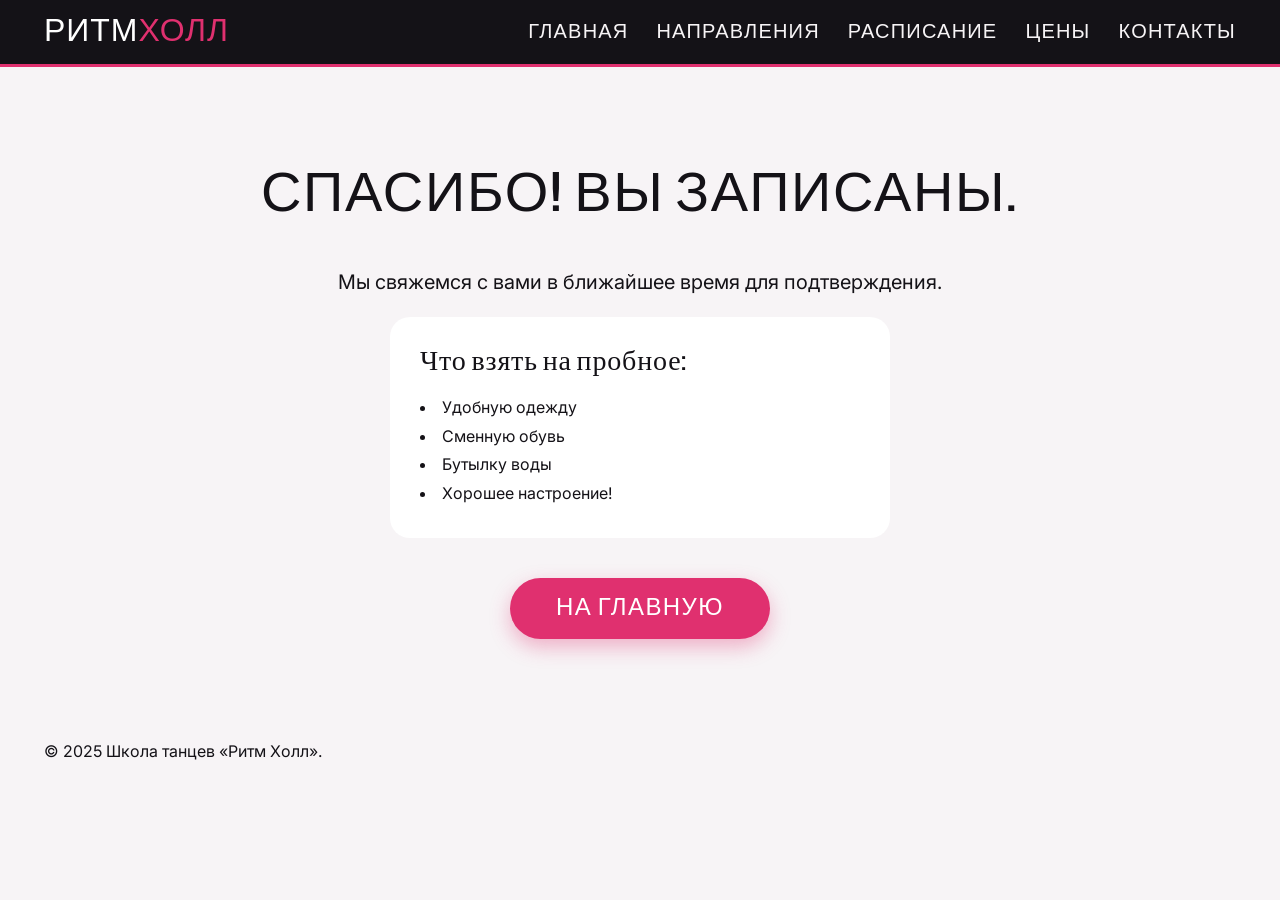
<file: thanks.html>
<!DOCTYPE html>
<html lang="ru">
<head>
    <script async src="https://www.googletagmanager.com/gtag/js?id=G-K0RDRQXZ9W"></script>
    <script>window.dataLayer = window.dataLayer || [];function gtag(){dataLayer.push(arguments);}gtag('js', new Date());gtag('config', 'G-K0RDRQXZ9W');</script>
    <meta charset="UTF-8">
    <meta name="viewport" content="width=device-width, initial-scale=1.0">
    <title>Спасибо! — Ритм Холл</title>
    <link rel="preconnect" href="https://fonts.googleapis.com">
    <link href="https://fonts.googleapis.com/css2?family=Bebas+Neue&family=Inter:wght@300..700&display=swap" rel="stylesheet">
    <link rel="stylesheet" href="css/style.css">
</head>
<body>
    <header class="header">
        <div class="container header-inner">
            <div class="logo">Ритм<span>Холл</span></div>
            <nav><ul class="nav-menu">
                <li><a href="index.html" class="nav-link">Главная</a></li>
                <li><a href="styles.html" class="nav-link">Направления</a></li>
                <li><a href="schedule.html" class="nav-link">Расписание</a></li>
                <li><a href="prices.html" class="nav-link">Цены</a></li>
                <li><a href="contacts.html" class="nav-link">Контакты</a></li>
            </ul></nav>
        </div>
    </header>

    <main class="container" style="padding: 100px 20px; text-align: center;">
        <h1 class="section-title" style="border: none;">Спасибо! Вы записаны.</h1>
        <p style="font-size: 20px; margin: 20px 0;">Мы свяжемся с вами в ближайшее время для подтверждения.</p>
        <div style="background: white; padding: 30px; border-radius: 20px; max-width: 500px; margin: 0 auto; text-align: left;">
            <h3 style="font-family: 'Bebas Neue'; font-size: 28px; margin-bottom: 15px;">Что взять на пробное:</h3>
            <ul style="list-style-position: inside; line-height: 1.8;">
                <li>Удобную одежду</li>
                <li>Сменную обувь</li>
                <li>Бутылку воды</li>
                <li>Хорошее настроение!</li>
            </ul>
        </div>
        <div style="margin-top: 40px;">
            <a href="index.html" class="btn">На главную</a>
        </div>
    </main>

    <footer class="footer">
        <div class="container"><div class="footer-policy" style="justify-content: center; border: none; margin-top: 0;"><span>© 2025 Школа танцев «Ритм Холл».</span></div></div>
    </footer>
    
    <!-- Тоже добавляем ?v=2 -->
    <script src="js/analytics.js?v=2"></script>
</body>
</html>
</file>
<file: css/style.css>
/* ---------- СБРОС И БАЗОВЫЕ ПЕРЕМЕННЫЕ ---------- */
        * {
            margin: 0;
            padding: 0;
            box-sizing: border-box;
        }

        :root {
            --crimson: #E0306F;
            --black: #141217;
            --light: #F7F4F6;
            --yellow: #FFC93C;
            --white: #ffffff;
            --gray-soft: #e9e3e8;
        }

        body {
            background-color: var(--light);
            font-family: 'Inter', sans-serif;
            color: var(--black);
            line-height: 1.5;
            -webkit-font-smoothing: antialiased;
        }

        h1, h2, h3, .logo, .nav-link, .btn, .card-title {
            font-family: 'Bebas Neue', sans-serif;
            letter-spacing: 0.03em;
            font-weight: 400;
            line-height: 1.1;
        }

        a {
            text-decoration: none;
            color: inherit;
        }

        img {
            max-width: 100%;
            display: block;
        }

        .container {
            max-width: 1240px;
            margin: 0 auto;
            padding: 0 24px;
        }

        /* ---------- ШАПКА ---------- */
        .header {
            background-color: var(--black);
            color: var(--light);
            padding: 16px 0;
            border-bottom: 3px solid var(--crimson);
            position: sticky;
            top: 0;
            z-index: 10;
        }

        .header-inner {
            display: flex;
            align-items: center;
            justify-content: space-between;
            flex-wrap: wrap;
            gap: 20px;
        }

        .logo {
            font-size: 32px;
            color: var(--white);
            line-height: 1;
            text-transform: uppercase;
        }

        .logo span {
            color: var(--crimson);
        }

        .nav-menu {
            display: flex;
            flex-wrap: wrap;
            gap: 28px;
            list-style: none;
        }

        .nav-link {
            font-size: 20px;
            color: var(--light);
            transition: color 0.2s ease;
            text-transform: uppercase;
            letter-spacing: 0.06em;
        }

        .nav-link:hover {
            color: var(--yellow);
        }

        /* ---------- HERO ---------- */
        .hero {
            background: linear-gradient(135deg, var(--black) 0%, #221f26 100%);
            color: var(--light);
            padding: 70px 0 80px;
            position: relative;
            overflow: hidden;
        }

        .hero::after {
            content: "";
            position: absolute;
            top: -30%;
            right: -10%;
            width: 500px;
            height: 500px;
            background: radial-gradient(circle, rgba(224, 48, 111, 0.25) 0%, transparent 70%);
            border-radius: 50%;
            pointer-events: none;
            z-index: 0;
        }

        .hero-content {
            position: relative;
            z-index: 1;
            max-width: 800px;
        }

        .hero h1 {
            font-size: clamp(48px, 10vw, 84px);
            line-height: 0.95;
            margin-bottom: 24px;
            text-transform: uppercase;
        }

        .hero h1 span {
            color: var(--crimson);
        }

        .hero-subtitle {
            font-size: 20px;
            font-weight: 400;
            max-width: 650px;
            margin-bottom: 32px;
            color: #e3dde2;
            line-height: 1.45;
        }

        .hero-subtitle strong {
            color: var(--yellow);
            font-weight: 600;
        }

        .btn {
            display: inline-block;
            background-color: var(--crimson);
            color: var(--white);
            font-size: 24px;
            padding: 14px 44px;
            border-radius: 60px;
            border: none;
            cursor: pointer;
            transition: all 0.25s ease;
            box-shadow: 0 8px 20px rgba(224, 48, 111, 0.35);
            text-transform: uppercase;
            letter-spacing: 0.06em;
            font-family: 'Bebas Neue', sans-serif;
            line-height: 1.2;
            border: 2px solid transparent;
        }

        .btn:hover {
            background-color: var(--yellow);
            color: var(--black);
            box-shadow: 0 10px 24px rgba(255, 201, 60, 0.5);
            transform: translateY(-2px);
            border-color: var(--black);
        }

        .btn-price {
            font-size: 18px;
            color: var(--light);
            margin-left: 16px;
            font-family: 'Inter', sans-serif;
            font-weight: 400;
            letter-spacing: 0;
        }

        .btn-price s {
            opacity: 0.6;
            margin-right: 6px;
        }

        /* ---------- НАПРАВЛЕНИЯ ---------- */
        .directions {
            padding: 80px 0 70px;
            background-color: var(--light);
        }

        .section-title {
            font-size: clamp(40px, 6vw, 56px);
            color: var(--black);
            margin-bottom: 16px;
            text-transform: uppercase;
            display: inline-block;
            border-bottom: 5px solid var(--crimson);
            padding-bottom: 8px;
            line-height: 1;
        }

        .directions-grid {
            display: grid;
            grid-template-columns: repeat(auto-fill, minmax(290px, 1fr));
            gap: 28px;
            margin-top: 48px;
        }

        .card {
            background-color: var(--white);
            border-radius: 32px;
            padding: 28px 24px 32px;
            box-shadow: 0 10px 24px rgba(20, 18, 23, 0.06);
            transition: transform 0.2s ease, box-shadow 0.2s ease;
            border: 1px solid rgba(224, 48, 111, 0.1);
            display: flex;
            flex-direction: column;
        }

        .card:hover {
            transform: translateY(-6px);
            box-shadow: 0 18px 32px rgba(224, 48, 111, 0.15);
            border-color: var(--crimson);
        }

        .card-title {
            font-size: 30px;
            color: var(--crimson);
            margin-bottom: 12px;
            line-height: 1.2;
            text-transform: uppercase;
        }

        .card-desc {
            font-size: 16px;
            color: #2f2b32;
            line-height: 1.45;
            flex-grow: 1;
        }

        .card-tag {
            display: inline-block;
            background-color: var(--yellow);
            color: var(--black);
            font-weight: 600;
            font-size: 14px;
            padding: 4px 16px;
            border-radius: 30px;
            margin-top: 20px;
            align-self: flex-start;
            font-family: 'Inter', sans-serif;
            letter-spacing: 0.02em;
        }

        /* ---------- ПРЕИМУЩЕСТВА ---------- */
        .advantages {
            background-color: var(--black);
            color: var(--light);
            padding: 70px 0 80px;
        }

        .advantages .section-title {
            color: var(--white);
            border-bottom-color: var(--yellow);
            margin-bottom: 48px;
        }
</file>
